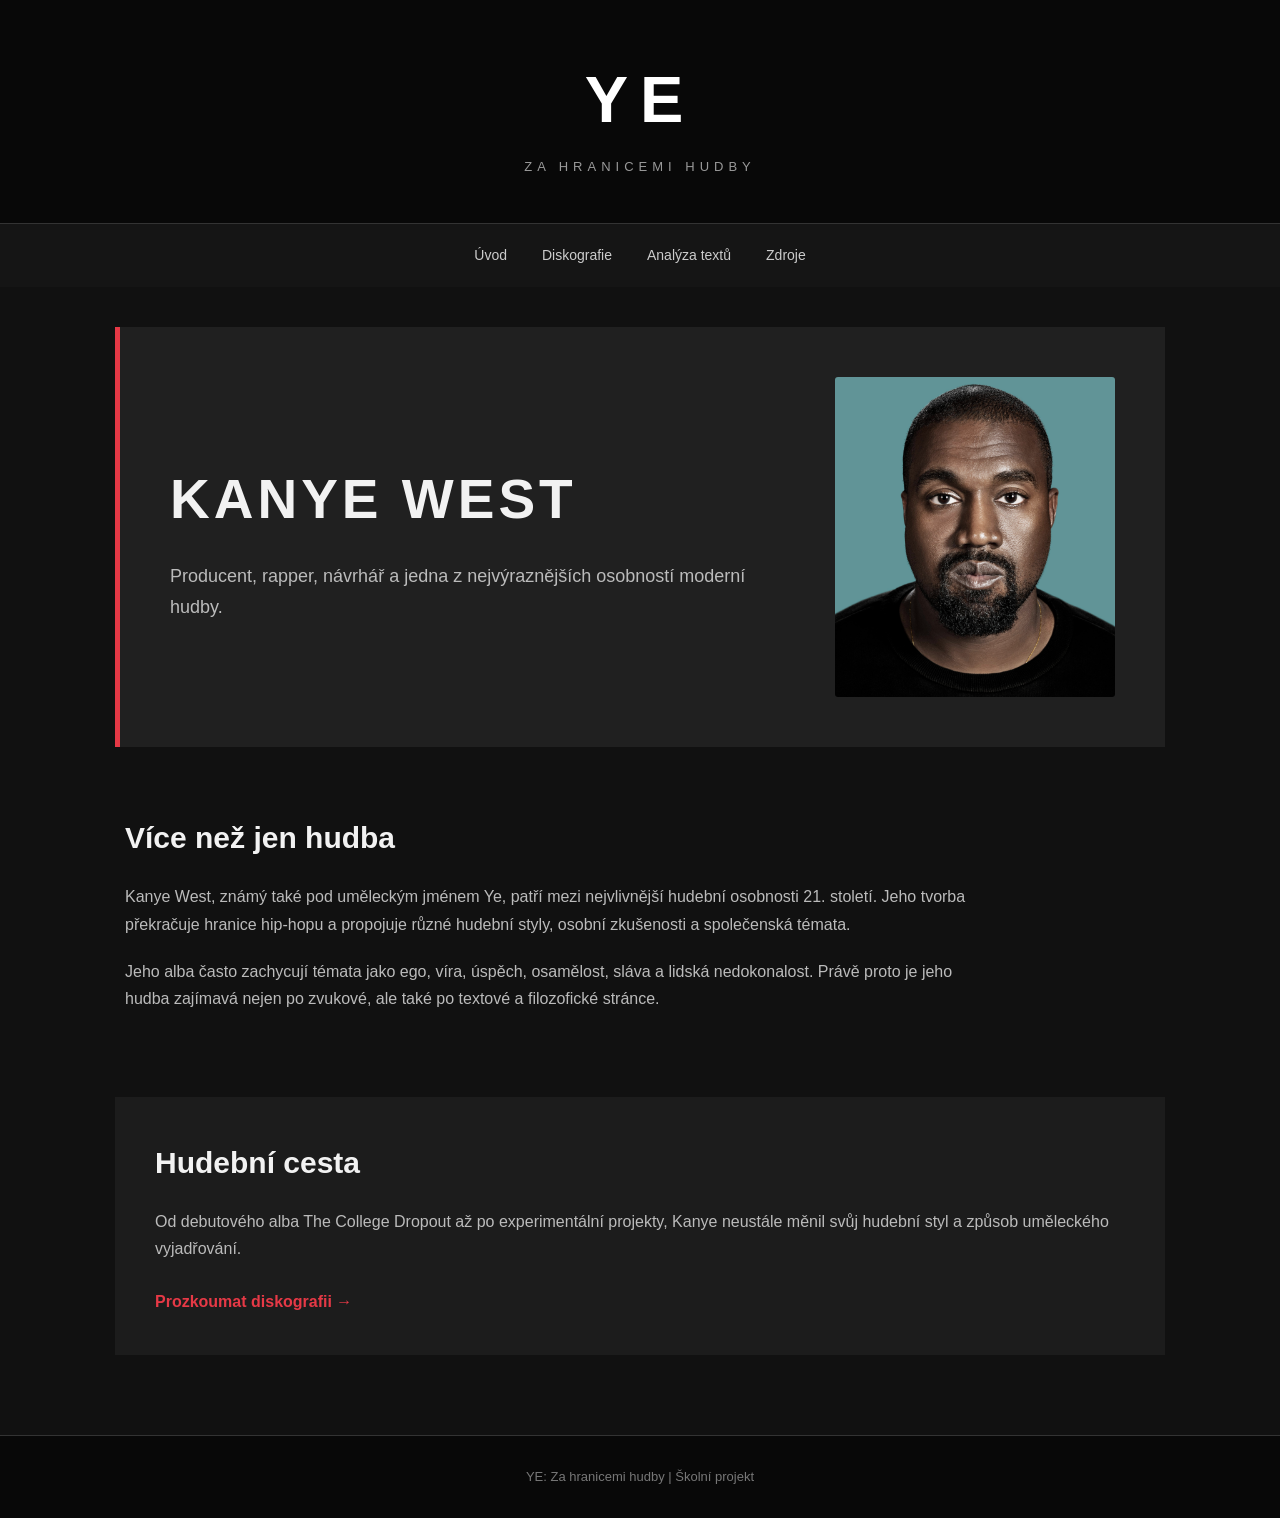
<file: index.html>
<!DOCTYPE html>
<html lang="cs">
<head>
    <meta charset="UTF-8">
    <meta name="viewport" content="width=device-width, initial-scale=1.0">
    <title>YE | Za hranicemi hudby</title>
    <link rel="stylesheet" href="style.css">
</head>

<body>

    <header>
        <h1>YE</h1>
        <p>ZA HRANICEMI HUDBY</p>
    </header>

    <nav>
        <a href="index.html">Úvod</a>
        <a href="discography.html">Diskografie</a>
        <a href="lyrics.html">Analýza textů</a>
        <a href="sources.html">Zdroje</a>
    </nav>

    <main>

        <section class="hero">
            <div class="hero-content">
        <h2>KANYE WEST</h2>

        <p>
            Producent, rapper, návrhář a jedna z nejvýraznějších
            osobností moderní hudby.
        </p>
        </div>

        <img
            src="kanye.jpg"
            alt="Portrét Kanyeho Westa"
            class="hero-image"
        >
        </section>

        <section class="introduction">
            <h2>Více než jen hudba</h2>

            <p>
                Kanye West, známý také pod uměleckým jménem Ye,
                patří mezi nejvlivnější hudební osobnosti 21. století.
                Jeho tvorba překračuje hranice hip-hopu a propojuje
                různé hudební styly, osobní zkušenosti a společenská témata.
            </p>

            <p>
                Jeho alba často zachycují témata jako ego, víra,
                úspěch, osamělost, sláva a lidská nedokonalost.
                Právě proto je jeho hudba zajímavá nejen po zvukové,
                ale také po textové a filozofické stránce.
            </p>
        </section>

        <section class="featured">
            <h2>Hudební cesta</h2>

            <p>
                Od debutového alba The College Dropout až po
                experimentální projekty, Kanye neustále měnil
                svůj hudební styl a způsob uměleckého vyjadřování.
            </p>

            <a href="discography.html">Prozkoumat diskografii →</a>
        </section>

    </main>

    <footer>
        <p>YE: Za hranicemi hudby | Školní projekt</p>
    </footer>

</body>
</html>
</file>
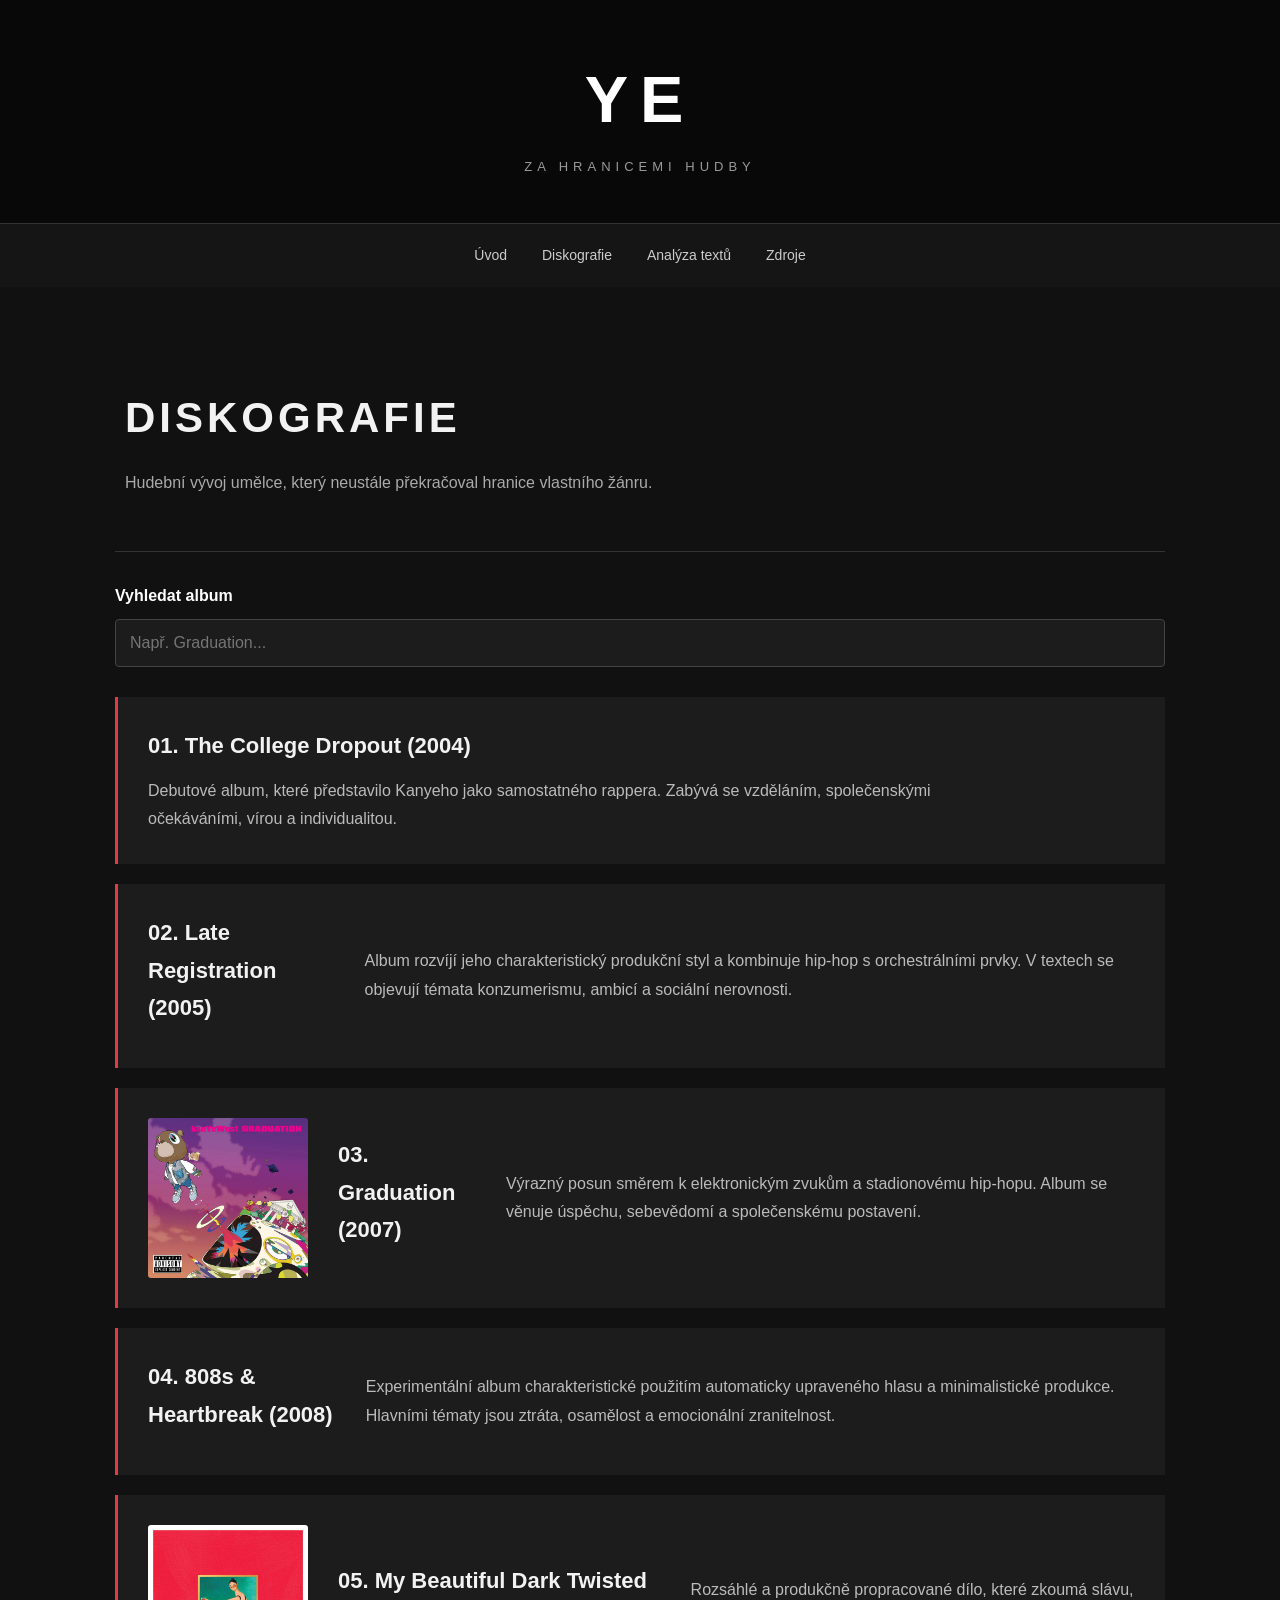
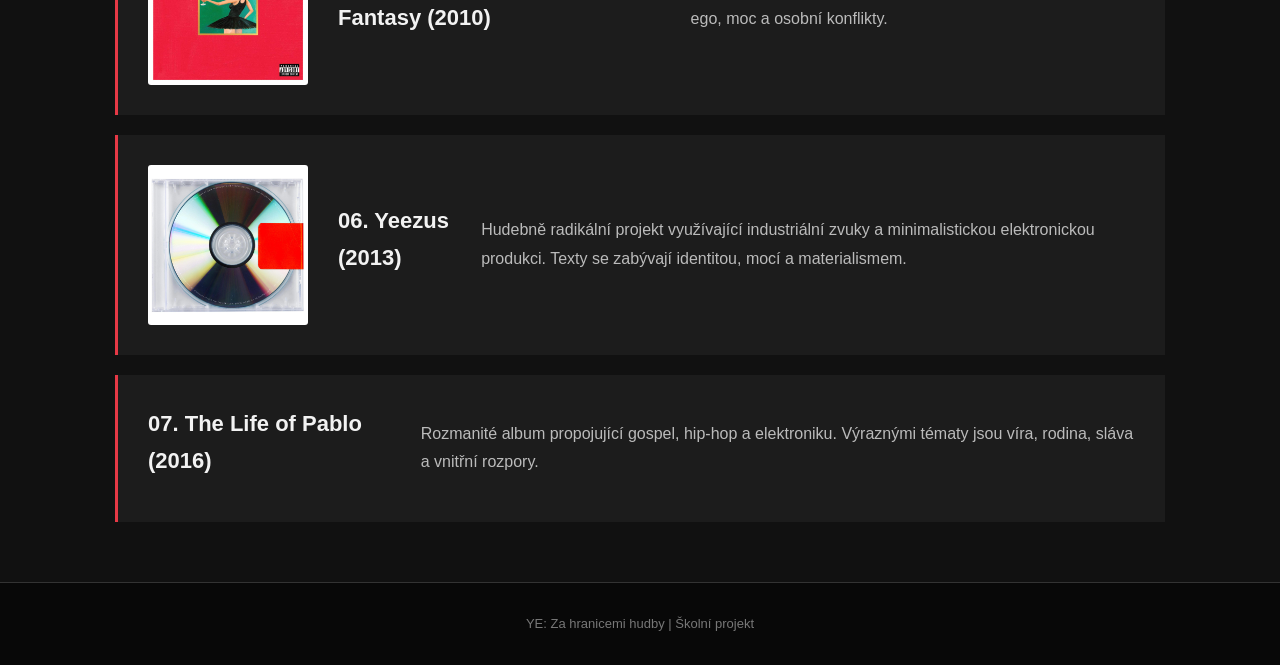
<file: discography.html>
<!DOCTYPE html>
<html lang="cs">
<head>
    <meta charset="UTF-8">
    <meta name="viewport" content="width=device-width, initial-scale=1.0">
    <title>Diskografie | YE</title>
    <link rel="stylesheet" href="style.css">
    <script src="script.js" defer></script>
</head>

<body>

    <header>
        <h1>YE</h1>
        <p>ZA HRANICEMI HUDBY</p>
    </header>

    <nav>
        <a href="index.html">Úvod</a>
        <a href="discography.html">Diskografie</a>
        <a href="lyrics.html">Analýza textů</a>
        <a href="sources.html">Zdroje</a>
    </nav>

    <main>

        <section class="page-heading">
            <h2>DISKOGRAFIE</h2>
            <p>
                Hudební vývoj umělce, který neustále překračoval
                hranice vlastního žánru.
            </p>
        </section>

        <div class="album-search">
            <label for="album-search">Vyhledat album</label>
            <input
                type="search"
                id="album-search"
                placeholder="Např. Graduation..."
            >
            <p id="search-status" aria-live="polite"></p>
            </div>

        <section class="album">

        <div>
            <h2>01. The College Dropout (2004)</h2>
            <p>
                Debutové album, které představilo Kanyeho jako
                samostatného rappera. Zabývá se vzděláním,
                společenskými očekáváními, vírou a individualitou.
            </p>
        </div>
        
        </section>

        <section class="album">
            
                <h2>02. Late Registration (2005)</h2>
            <p>
                Album rozvíjí jeho charakteristický produkční styl
                a kombinuje hip-hop s orchestrálními prvky.
                V textech se objevují témata konzumerismu,
                ambicí a sociální nerovnosti.
            </p>
        </section>

        <section class="album">
            <img
                src="graduation.jpg"
                alt="Obal alba Graduation"
                class="album-cover"
            >
                <h2>03. Graduation (2007)</h2>
            <p>
                Výrazný posun směrem k elektronickým zvukům
                a stadionovému hip-hopu. Album se věnuje
                úspěchu, sebevědomí a společenskému postavení.
            </p>
        </section>

        <section class="album">
            <h2>04. 808s & Heartbreak (2008)</h2>
            <p>
                Experimentální album charakteristické použitím
                automaticky upraveného hlasu a minimalistické
                produkce. Hlavními tématy jsou ztráta,
                osamělost a emocionální zranitelnost.
            </p>
        </section>

        <section class="album">
            <img src="mbdtf.jpg"
                alt="Obal alba My Beautiful Dark Twisted Fantasy"
                class="album-cover"
            >
            <h2>05. My Beautiful Dark Twisted Fantasy (2010)</h2>
            <p>
                Rozsáhlé a produkčně propracované dílo,
                které zkoumá slávu, ego, moc a osobní konflikty.
            </p>
        </section>

        <section class="album">
            <img src="yeezus.jpg"
                alt="Obal alba Yeezus"
                class="album-cover"
                >
            
            <h2>06. Yeezus (2013)</h2>
            <p>
                Hudebně radikální projekt využívající industriální
                zvuky a minimalistickou elektronickou produkci.
                Texty se zabývají identitou, mocí a materialismem.
            </p>
        </section>

        <section class="album">
            <h2>07. The Life of Pablo (2016)</h2>
            <p>
                Rozmanité album propojující gospel, hip-hop
                a elektroniku. Výraznými tématy jsou víra,
                rodina, sláva a vnitřní rozpory.
            </p>
        </section>

    </main>

    <footer>
        <p>YE: Za hranicemi hudby | Školní projekt</p>
    </footer>

</body>
</html>
</file>
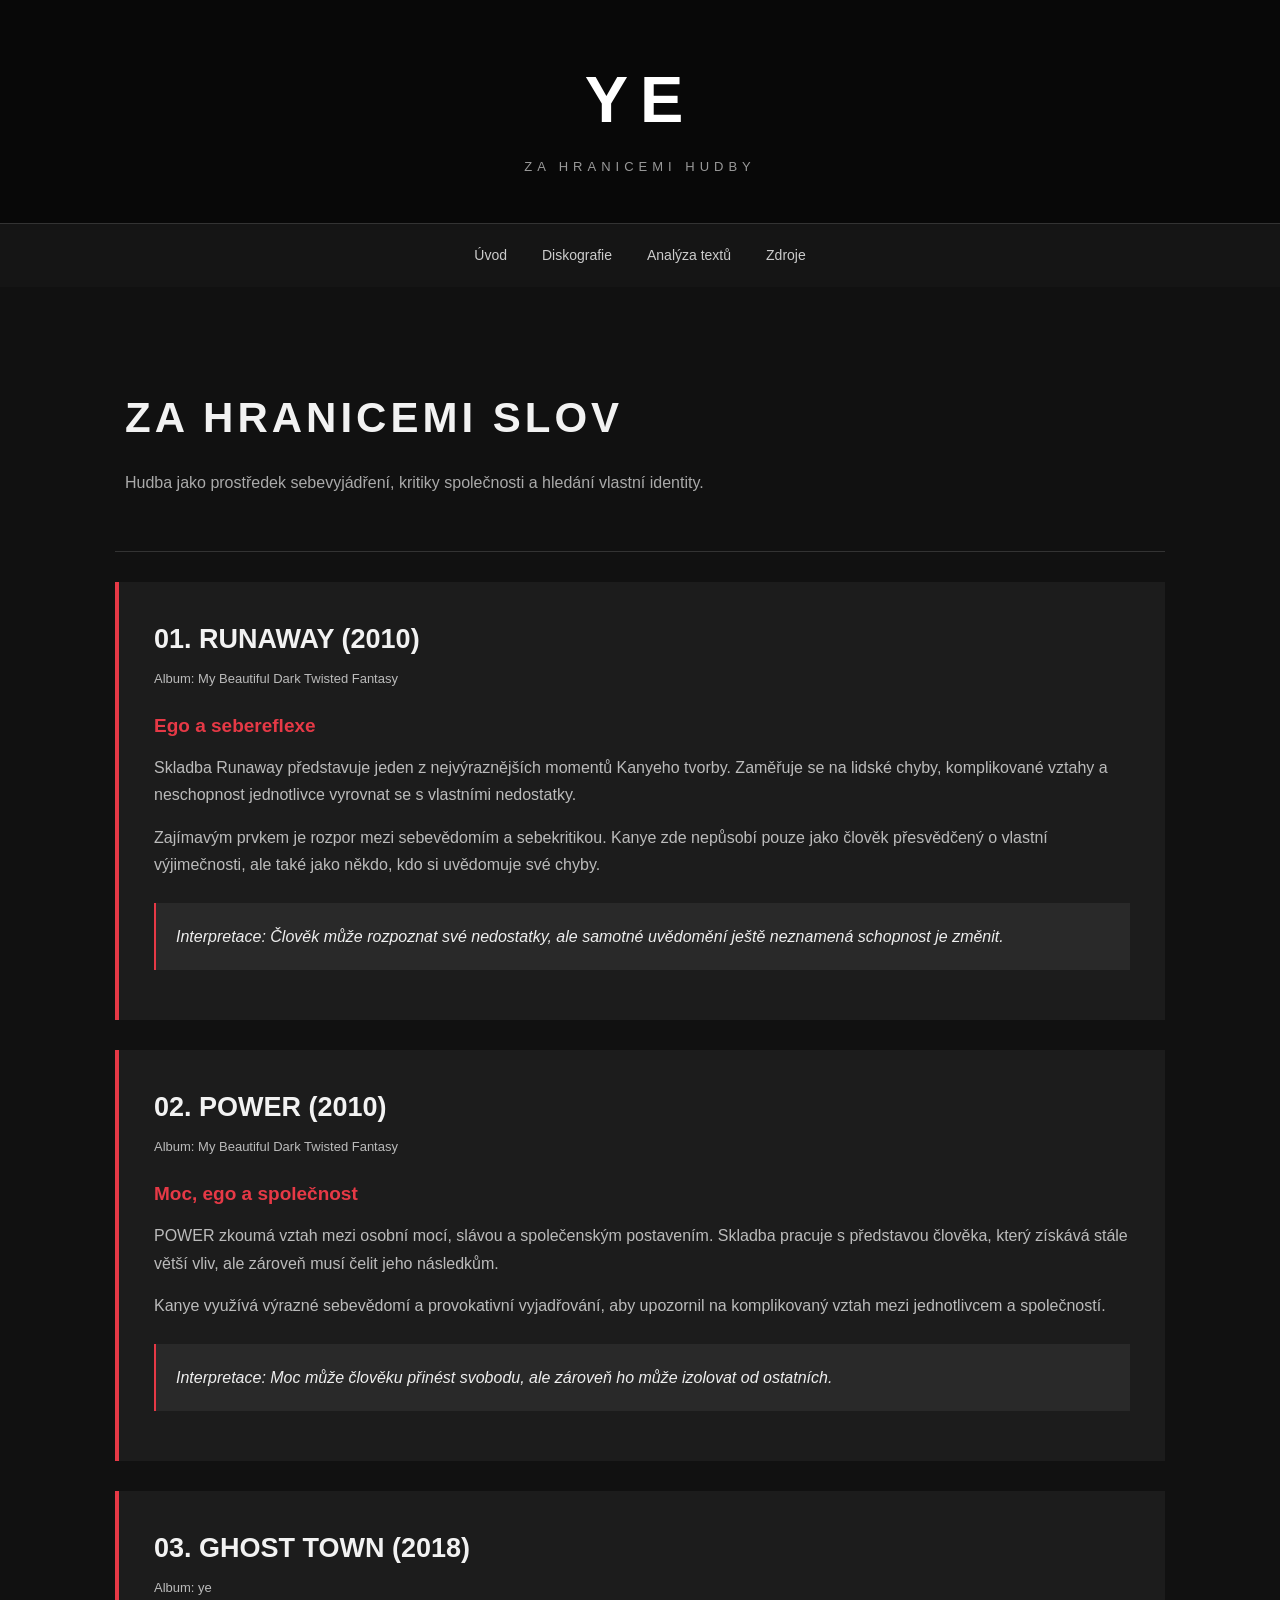
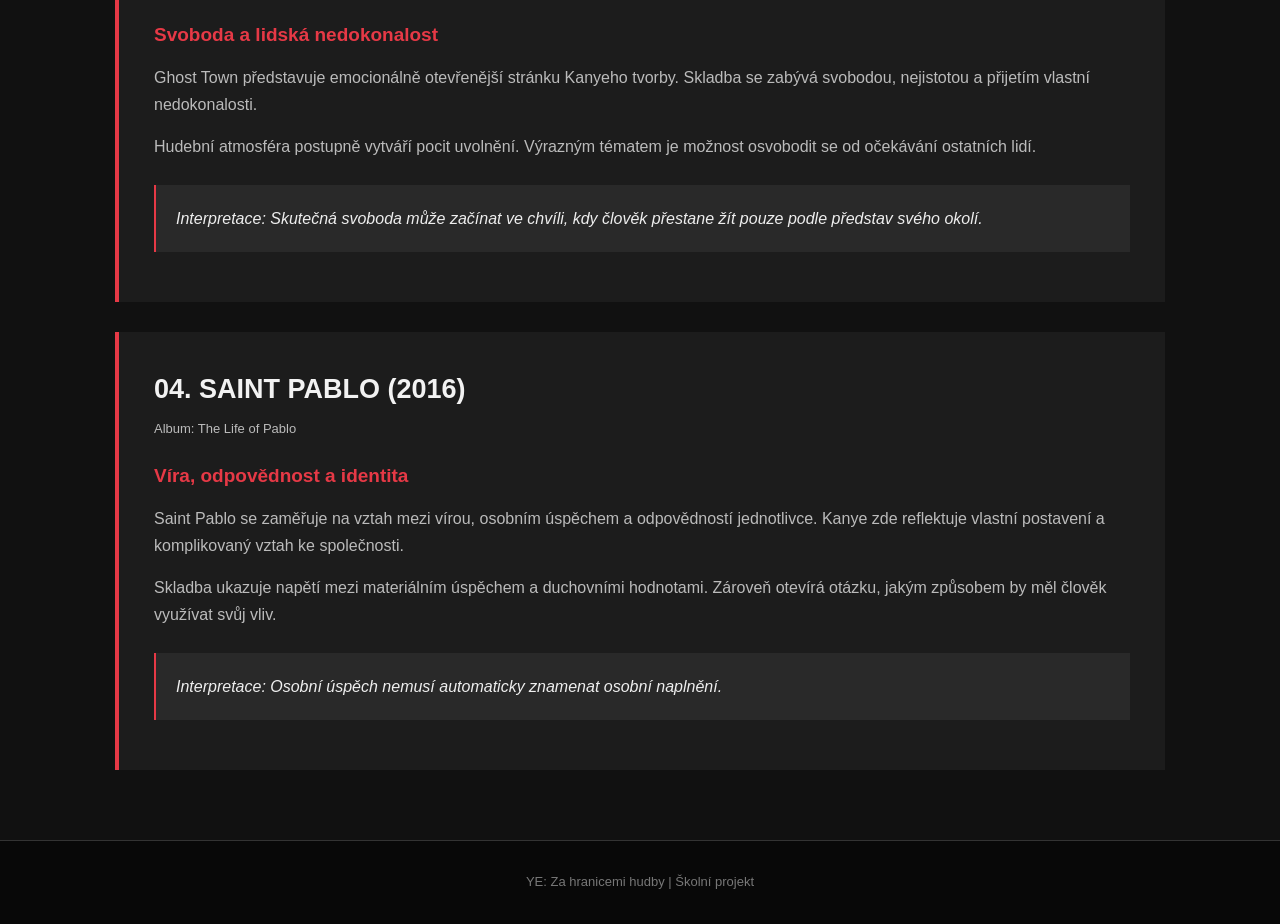
<file: lyrics.html>
<!DOCTYPE html>
<html lang="cs">
<head>
    <meta charset="UTF-8">
    <meta name="viewport" content="width=device-width, initial-scale=1.0">
    <title>Analýza textů | YE</title>
    <link rel="stylesheet" href="style.css">
</head>

<body>

    <header>
        <h1>YE</h1>
        <p>ZA HRANICEMI HUDBY</p>
    </header>

    <nav>
        <a href="index.html">Úvod</a>
        <a href="discography.html">Diskografie</a>
        <a href="lyrics.html">Analýza textů</a>
        <a href="sources.html">Zdroje</a>
    </nav>

    <main>

        <section class="page-heading">
            <h2>ZA HRANICEMI SLOV</h2>
            <p>
                Hudba jako prostředek sebevyjádření,
                kritiky společnosti a hledání vlastní identity.
            </p>
        </section>

        <section class="song-analysis">
            <h2>01. RUNAWAY (2010)</h2>
            <p class="song-album">
                Album: My Beautiful Dark Twisted Fantasy
            </p>

            <h3>Ego a sebereflexe</h3>

            <p>
                Skladba Runaway představuje jeden z nejvýraznějších
                momentů Kanyeho tvorby. Zaměřuje se na lidské chyby,
                komplikované vztahy a neschopnost jednotlivce
                vyrovnat se s vlastními nedostatky.
            </p>

            <p>
                Zajímavým prvkem je rozpor mezi sebevědomím
                a sebekritikou. Kanye zde nepůsobí pouze jako
                člověk přesvědčený o vlastní výjimečnosti,
                ale také jako někdo, kdo si uvědomuje své chyby.
            </p>

            <p class="interpretation">
                Interpretace: Člověk může rozpoznat své nedostatky,
                ale samotné uvědomění ještě neznamená schopnost
                je změnit.
            </p>
        </section>

        <section class="song-analysis">
            <h2>02. POWER (2010)</h2>
            <p class="song-album">
                Album: My Beautiful Dark Twisted Fantasy
            </p>

            <h3>Moc, ego a společnost</h3>

            <p>
                POWER zkoumá vztah mezi osobní mocí, slávou
                a společenským postavením. Skladba pracuje
                s představou člověka, který získává stále větší
                vliv, ale zároveň musí čelit jeho následkům.
            </p>

            <p>
                Kanye využívá výrazné sebevědomí a provokativní
                vyjadřování, aby upozornil na komplikovaný vztah
                mezi jednotlivcem a společností.
            </p>

            <p class="interpretation">
                Interpretace: Moc může člověku přinést svobodu,
                ale zároveň ho může izolovat od ostatních.
            </p>
        </section>

        <section class="song-analysis">
            <h2>03. GHOST TOWN (2018)</h2>
            <p class="song-album">
                Album: ye
            </p>

            <h3>Svoboda a lidská nedokonalost</h3>

            <p>
                Ghost Town představuje emocionálně otevřenější
                stránku Kanyeho tvorby. Skladba se zabývá
                svobodou, nejistotou a přijetím vlastní
                nedokonalosti.
            </p>

            <p>
                Hudební atmosféra postupně vytváří pocit uvolnění.
                Výrazným tématem je možnost osvobodit se
                od očekávání ostatních lidí.
            </p>

            <p class="interpretation">
                Interpretace: Skutečná svoboda může začínat
                ve chvíli, kdy člověk přestane žít pouze podle
                představ svého okolí.
            </p>
        </section>

        <section class="song-analysis">
            <h2>04. SAINT PABLO (2016)</h2>
            <p class="song-album">
                Album: The Life of Pablo
            </p>

            <h3>Víra, odpovědnost a identita</h3>

            <p>
                Saint Pablo se zaměřuje na vztah mezi vírou,
                osobním úspěchem a odpovědností jednotlivce.
                Kanye zde reflektuje vlastní postavení
                a komplikovaný vztah ke společnosti.
            </p>

            <p>
                Skladba ukazuje napětí mezi materiálním úspěchem
                a duchovními hodnotami. Zároveň otevírá otázku,
                jakým způsobem by měl člověk využívat svůj vliv.
            </p>

            <p class="interpretation">
                Interpretace: Osobní úspěch nemusí automaticky
                znamenat osobní naplnění.
            </p>
        </section>

    </main>

    <footer>
        <p>YE: Za hranicemi hudby | Školní projekt</p>
    </footer>

</body>
</html>
</file>
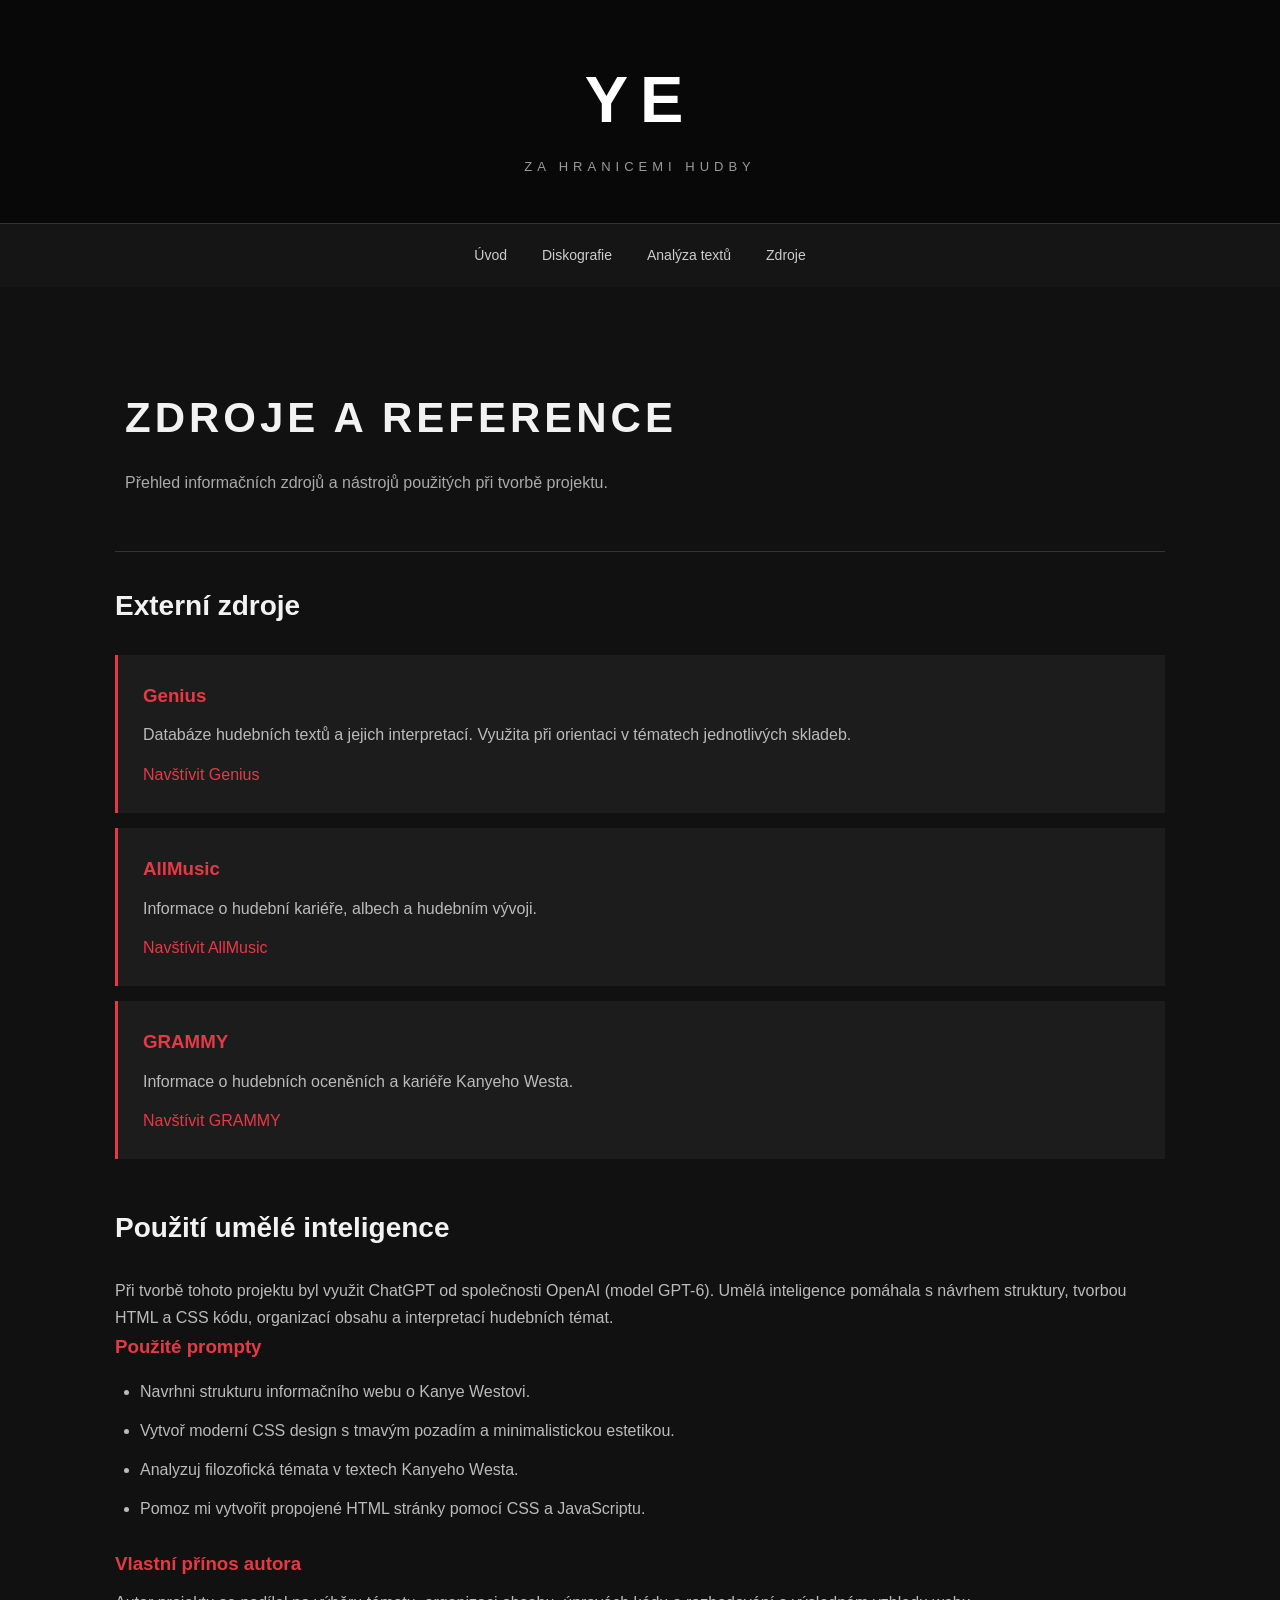
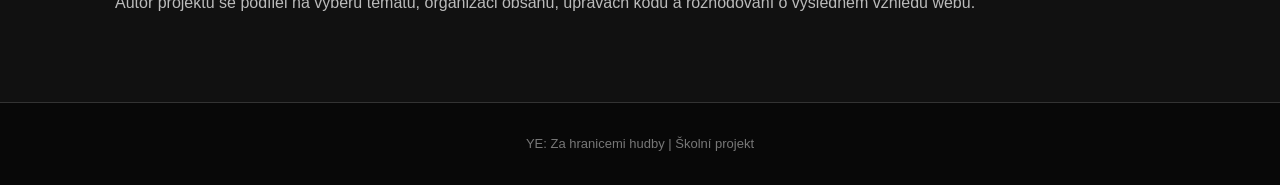
<file: sources.html>
<!DOCTYPE html>
<html lang="cs">
<head>
    <meta charset="UTF-8">
    <meta name="viewport" content="width=device-width, initial-scale=1.0">
    <title>Zdroje | YE</title>
    <link rel="stylesheet" href="style.css">
</head>

<body>

    <header>
        <h1>YE</h1>
        <p>ZA HRANICEMI HUDBY</p>
    </header>

    <nav>
        <a href="index.html">Úvod</a>
        <a href="discography.html">Diskografie</a>
        <a href="lyrics.html">Analýza textů</a>
        <a href="sources.html">Zdroje</a>
    </nav>

    <main>

        <section class="page-heading">
            <h2>ZDROJE A REFERENCE</h2>
            <p>
                Přehled informačních zdrojů a nástrojů
                použitých při tvorbě projektu.
            </p>
        </section>

        <section class="source-section">
            <h2>Externí zdroje</h2>

            <div class="source-item">
                <h3>Genius</h3>
                <p>
                    Databáze hudebních textů a jejich interpretací.
                    Využita při orientaci v tématech jednotlivých skladeb.
                </p>
                <a href="https://genius.com/" target="_blank">
                    Navštívit Genius
                </a>
            </div>

            <div class="source-item">
                <h3>AllMusic</h3>
                <p>
                    Informace o hudební kariéře, albech
                    a hudebním vývoji.
                </p>
                <a href="https://www.allmusic.com/" target="_blank">
                    Navštívit AllMusic
                </a>
            </div>

            <div class="source-item">
                <h3>GRAMMY</h3>
                <p>
                    Informace o hudebních oceněních a kariéře
                    Kanyeho Westa.
                </p>
                <a href="https://www.grammy.com/" target="_blank">
                    Navštívit GRAMMY
                </a>
            </div>

        </section>

        <section class="source-section">
            <h2>Použití umělé inteligence</h2>

            <p>
                Při tvorbě tohoto projektu byl využit
                ChatGPT od společnosti OpenAI (model GPT-6).
                Umělá inteligence pomáhala s návrhem struktury,
                tvorbou HTML a CSS kódu, organizací obsahu
                a interpretací hudebních témat.
            </p>

            <h3>Použité prompty</h3>

            <ul>
                <li>
                    Navrhni strukturu informačního webu
                    o Kanye Westovi.
                </li>

                <li>
                    Vytvoř moderní CSS design s tmavým
                    pozadím a minimalistickou estetikou.
                </li>

                <li>
                    Analyzuj filozofická témata
                    v textech Kanyeho Westa.
                </li>

                <li>
                    Pomoz mi vytvořit propojené HTML stránky
                    pomocí CSS a JavaScriptu.
                </li>
            </ul>

            <h3>Vlastní přínos autora</h3>

            <p>
                Autor projektu se podílel na výběru tématu,
                organizaci obsahu, úpravách kódu a rozhodování
                o výsledném vzhledu webu.
            </p>

        </section>

    </main>

    <footer>
        <p>YE: Za hranicemi hudby | Školní projekt</p>
    </footer>

</body>
</html>
</file>
<file: style.css>
/* =================================
   ZÁKLADNÍ NASTAVENÍ WEBU
================================= */

* {
    margin: 0;
    padding: 0;
    box-sizing: border-box;
}

body {
    background-color: #111111;
    color: #f2f2f2;
    font-family: Arial, Helvetica, sans-serif;
    line-height: 1.7;
}

/* =================================
   HLAVIČKA
================================= */

header {
    background-color: #080808;
    text-align: center;
    padding: 45px 20px;
    border-bottom: 1px solid #333333;
}

header h1 {
    font-size: 65px;
    letter-spacing: 12px;
    color: #ffffff;
}

header p {
    font-size: 13px;
    letter-spacing: 5px;
    color: #999999;
}

/* =================================
   NAVIGACE
================================= */

nav {
    display: flex;
    justify-content: center;
    flex-wrap: wrap;
    gap: 35px;
    padding: 20px;
    background-color: #151515;
}

nav a {
    color: #cccccc;
    text-decoration: none;
    font-size: 14px;
    transition: 0.3s;
}

nav a:hover {
    color: #e63946;
}

/* =================================
   HLAVNÍ SEKCE
================================= */

main {
    max-width: 1100px;
    margin: auto;
    padding: 40px 25px;
}

.hero {
    min-height: 400px;
    display: flex;
    flex-direction: column;
    justify-content: center;
    padding: 50px;
    background-color: #202020;
    border-left: 5px solid #e63946;
}

.hero h2 {
    font-size: 55px;
    letter-spacing: 4px;
    margin-bottom: 15px;
}

.hero p {
    max-width: 600px;
    color: #bbbbbb;
    font-size: 18px;
}

/* =================================
   ÚVODNÍ TEXT
================================= */

.introduction {
    padding: 65px 10px;
}

.introduction h2,
.featured h2 {
    font-size: 30px;
    margin-bottom: 20px;
}

.introduction p {
    color: #bbbbbb;
    margin-bottom: 20px;
    max-width: 850px;
}

/* =================================
   DOPORUČENÁ SEKCE
================================= */

.featured {
    background-color: #1c1c1c;
    padding: 40px;
    margin-bottom: 40px;
}

.featured p {
    color: #bbbbbb;
    margin-bottom: 25px;
}

.featured a {
    color: #e63946;
    text-decoration: none;
    font-weight: bold;
}

.featured a:hover {
    color: #ffffff;
}

/* =================================
   PATIČKA
================================= */

footer {
    text-align: center;
    padding: 30px;
    background-color: #080808;
    color: #777777;
    border-top: 1px solid #333333;
    font-size: 13px;
}

/* =================================
   MOBILNÍ ZOBRAZENÍ
================================= */

@media (max-width: 600px) {

    header h1 {
        font-size: 45px;
    }

    nav {
        gap: 15px;
    }

    .hero {
        padding: 30px;
        min-height: 300px;
    }

    .hero h2 {
        font-size: 36px;
    }

    .hero p {
        font-size: 16px;
    }

    .introduction {
        padding: 40px 5px;
    }
}

/* =================================
   STRÁNKA DISKOGRAFIE
================================= */

.page-heading {
    padding: 55px 10px;
    border-bottom: 1px solid #333333;
    margin-bottom: 30px;
}

.page-heading h2 {
    font-size: 42px;
    letter-spacing: 4px;
    margin-bottom: 15px;
}

.page-heading p {
    color: #aaaaaa;
}

.album {
    background-color: #1c1c1c;
    padding: 30px;
    margin-bottom: 20px;
    border-left: 3px solid #e63946;
    transition: 0.3s;
}

.album:hover {
    background-color: #292929;
    transform: translateX(5px);
}

.album h2 {
    font-size: 22px;
    margin-bottom: 12px;
}

.album p {
    color: #bbbbbb;
    max-width: 850px;
    line-height: 1.8;
}

/* =================================
   ANALÝZA HUDEBNÍCH TEXTŮ
================================= */

.song-analysis {
    background-color: #1c1c1c;
    padding: 35px;
    margin-bottom: 30px;
    border-left: 4px solid #e63946;
}

.song-analysis h2 {
    font-size: 27px;
    margin-bottom: 5px;
}

.song-analysis h3 {
    color: #e63946;
    font-size: 19px;
    margin: 20px 0 12px;
}

.song-album {
    color: #777777;
    font-size: 13px;
    margin-bottom: 20px;
}

.song-analysis p {
    color: #bbbbbb;
    margin-bottom: 15px;
}

.song-analysis .interpretation {
    background-color: #292929;
    padding: 20px;
    border-left: 2px solid #e63946;
    color: #eeeeee;
    margin-top: 25px;
    font-style: italic;
}

@media (max-width: 600px) {
    .song-analysis {
        padding: 22px;
    }

    .song-analysis h2 {
        font-size: 22px;
    }
}

/* =================================
   OBRÁZKY A VIZUÁLNÍ PRVKY
================================= */

.hero {
    flex-direction: row;
    align-items: center;
    justify-content: space-between;
    gap: 30px;
}

.hero-content {
    flex: 1;
}

.hero-image {
    width: 280px;
    height: 320px;
    object-fit: cover;
    border-radius: 3px;
    filter: grayscale(35%);
}

.album {
    display: flex;
    align-items: center;
    gap: 30px;
}

.album-cover {
    width: 160px;
    height: 160px;
    object-fit: cover;
    flex-shrink: 0;
    border-radius: 3px;
}

@media (max-width: 600px) {
    .hero {
        flex-direction: column;
        align-items: flex-start;
    }

    .hero-image {
        width: 100%;
        height: 260px;
    }

    .album {
        flex-direction: column;
        align-items: flex-start;
    }

    .album-cover {
        width: 100%;
        height: auto;
        aspect-ratio: 1;
    }
}

/* =================================
   STRÁNKA ZDROJŮ
================================= */

.source-section {
    margin-bottom: 45px;
}

.source-section h2 {
    font-size: 28px;
    margin-bottom: 25px;
}

.source-section h3 {
    color: #e63946;
    margin-bottom: 10px;
}

.source-item {
    background-color: #1c1c1c;
    padding: 25px;
    margin-bottom: 15px;
    border-left: 3px solid #e63946;
}

.source-item p,
.source-section p,
.source-section li {
    color: #bbbbbb;
}

.source-item a {
    display: inline-block;
    margin-top: 12px;
    color: #e63946;
    text-decoration: none;
}

.source-item a:hover {
    color: white;
}

.source-section ul {
    padding-left: 25px;
    margin: 15px 0 25px;
}

.source-section li {
    margin-bottom: 12px;
}
.album-search {
    margin-bottom: 30px;
}

.album-search label {
    display: block;
    margin-bottom: 10px;
    color: white;
    font-weight: bold;
}

.album-search input {
    width: 100%;
    padding: 14px;
    background: #1c1c1c;
    border: 1px solid #444;
    color: white;
    font-size: 16px;
    border-radius: 4px;
}

.album-search input:focus {
    outline: none;
    border-color: #e63946;
}

#search-status {
    color: #aaa;
    margin-top: 10px;
}
/* Responzivní design */

@media (max-width: 768px) {

    header {
        padding: 20px 10px;
    }

    nav {
        flex-wrap: wrap;
        gap: 15px;
    }

    nav a {
        font-size: 14px;
    }

    main {
        width: 92%;
    }

    .hero {
        flex-direction: column;
        text-align: center;
    }

    .hero-image {
        width: 100%;
        max-width: 350px;
        margin-top: 20px;
    }

    .album {
        flex-direction: column;
        align-items: flex-start;
    }

    .album-cover {
        width: 100%;
        max-width: 250px;
    }

    .page-heading h1 {
        font-size: 32px;
    }

    .source-item {
        padding: 18px;
    }
}

@media (max-width: 480px) {

    header h1 {
        font-size: 36px;
    }

    nav {
        gap: 10px;
    }

    nav a {
        font-size: 13px;
    }

    .hero h2 {
        font-size: 30px;
    }

    .page-heading h1 {
        font-size: 27px;
    }
}
.album[hidden] {
    display: none !important;
}
</file>
